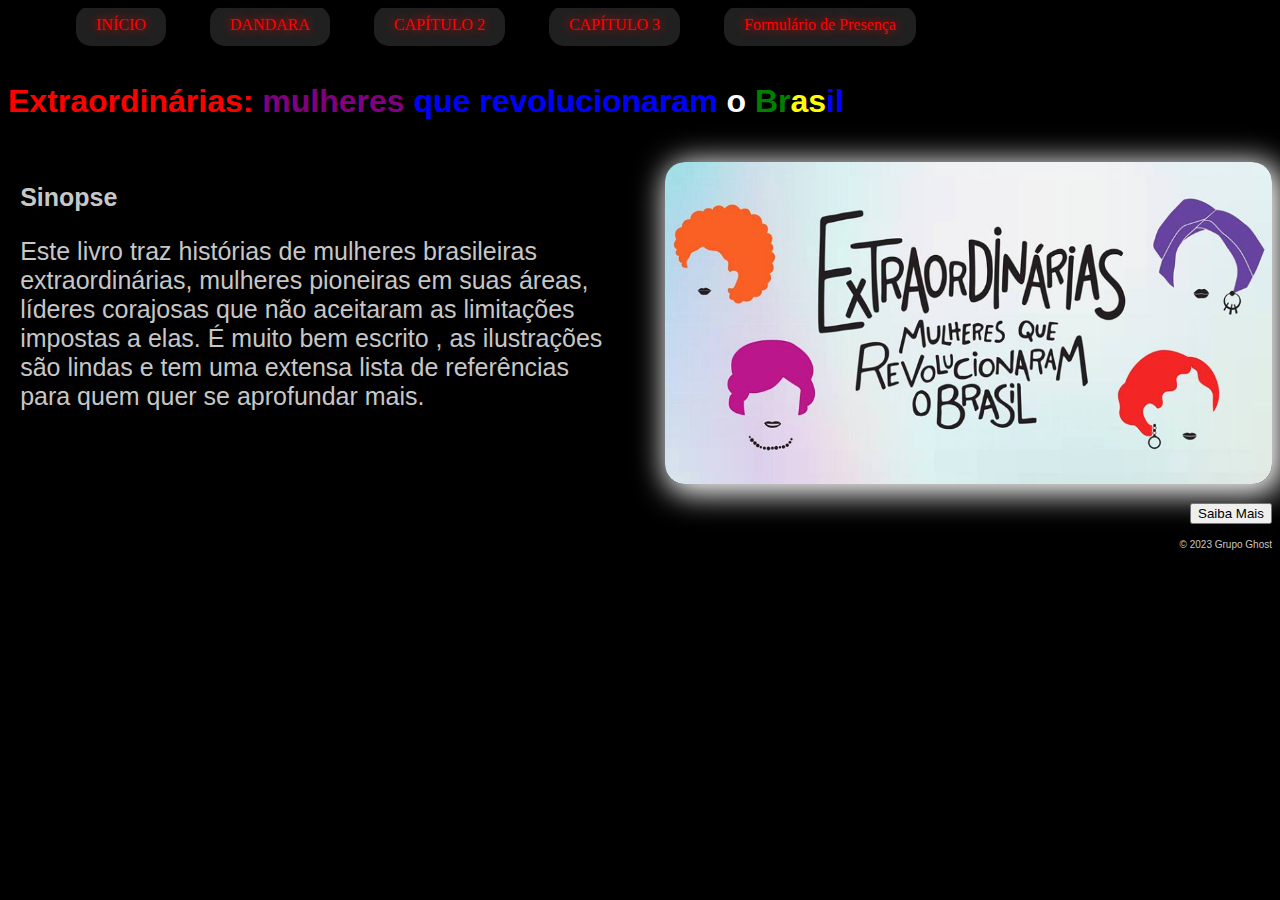
<file: index.html>
<!DOCTYPE html>
<html>
<head>
	<meta charset="utf-8">
	</meta>
	<title>Grupo Ghost</title>
	<link rel="stylesheet" href="css/style.css">
</head>
<body>
<iframe src="Menu.html" name="Menu" top="0px" width="100%" height="50px" left="0px" frameborder="0" ></iframe>
	<header>
		
		<!--<nav>
			<ul>
				
				<li><a href="Dandara.html">Dandara</a></li>
				<li><a href="capitulo2.html">Capítulo 2</a></li>
				<li><a href="capitulo3.html">Capítulo 3</a></li>
				<li><a href="capitulo4.html">Capítulo 4</a></li>
				
			</ul>
		</nav>-->
		<h1><font color="Red">Extraordinárias:</font> <font color="Purple">mulheres</font> <font color="Blue">que revolucionaram</font> o <font color="Green">Br</font><font color="yellow">as</font><font color="blue">il</font></h1>
	</header>
	<main>
		<section>
			<div style="width: 48%; float: left; margin-top: 20px; margin-right: 4%;">
				<h2 style="padding-left: 2%;">Sinopse</h2>
				<p style="padding-left: 2%;">Este livro traz histórias de mulheres brasileiras extraordinárias, mulheres pioneiras em suas áreas,
			 	líderes corajosas que não aceitaram as limitações impostas a elas. É muito bem escrito
				, as ilustrações são lindas e tem uma extensa lista de referências para quem quer se aprofundar mais.</p>
			</div>
		</section>
	</main>

	<div style="width: 48%; float: left; margin-top: 20px; box-shadow: 0 0 20 white;">
		<a href="https://www.amazon.com.br/Extraordinárias-Mulheres-que-revolucionaram-Brasil/dp/8555340616#:~:text=Este%20livro%20traz%20histórias%20de,quem%20quer%20se%20aprofundar%20mais." target="_blank">
		<img class="whitelux" src="imagens/index/Capa.jpg" alt="Capa Do livro" width="100%"></a>
	</div>

<br>


	<footer>
		<div id="foo" style="width: 100%; height: 100px; position: relative; margin-bottom: 5x; float: left;">

			<p style="text-align: right; font-size: 15px;"><a href=https://www.amazon.com.br/Extraordinárias-Mulheres-que-revolucionaram-Brasil/dp/8555340616#:~:text=Este%20livro%20traz%20histórias%20de,quem%20quer%20se%20aprofundar%20mais. target="blank" style="color: rgb(160, 0, 0);"><button type="submit"> Saiba Mais </button> </a></p>
		
			<p style="text-align: right; font-size: 10px;">	&copy; 2023 Grupo Ghost</p>
		</div>	
	</footer>



</body>
</html>
</file>
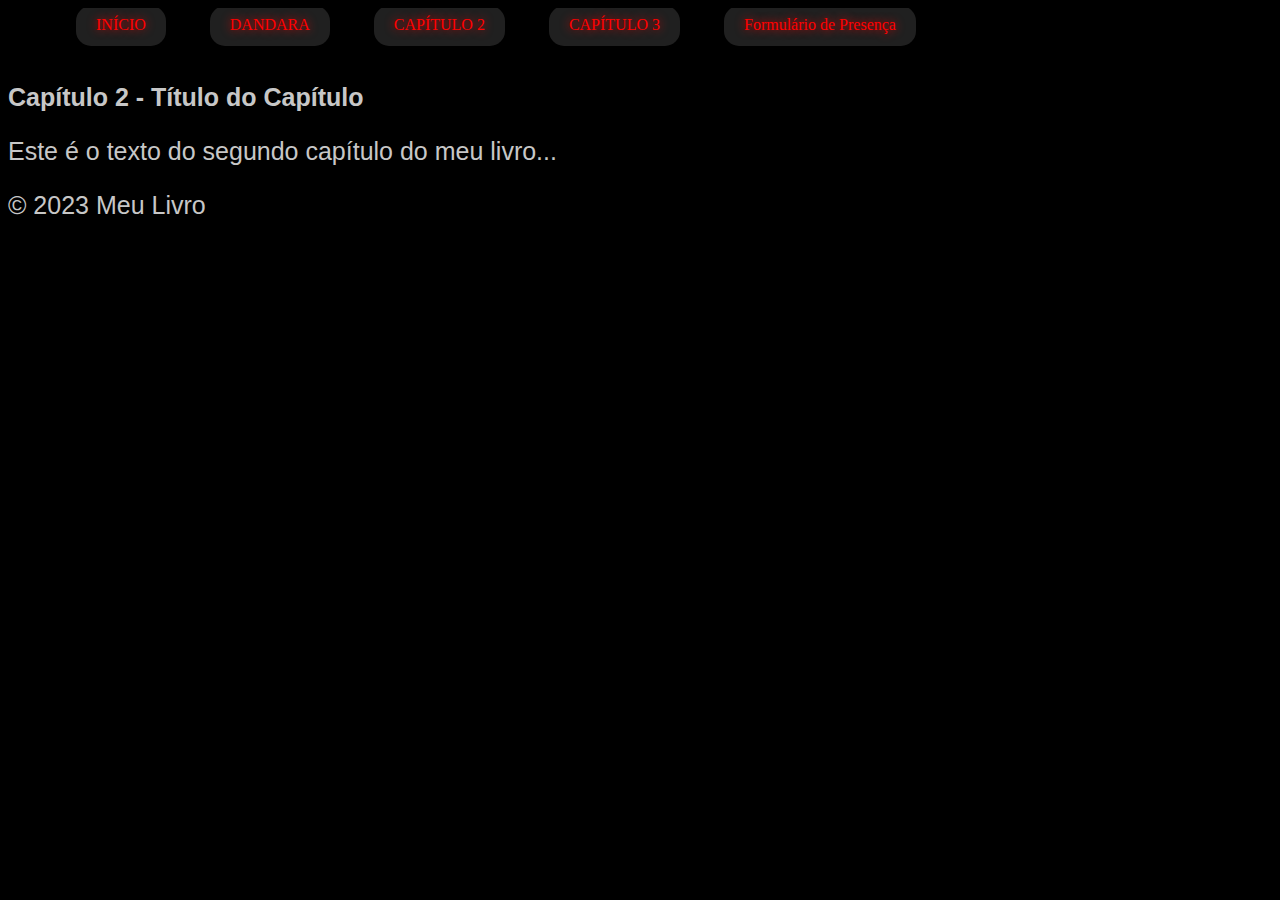
<file: Capitulo2.html>
<!DOCTYPE html>
<html>
<head>
	<title>Meu Livro - Capítulo 2</title>
	<link rel="stylesheet" href="css/style.css">
</head>
<body>
	<iframe src="Menu.html" name="Menu" top="0px" width="100%" height="50px" left="0px" frameborder="0" ></iframe>
	
	<main>
		<section>
			<h2>Capítulo 2 - Título do Capítulo</h2>
			<p>Este é o texto do segundo capítulo do meu livro...</p>
		</section>
	</main>
	<footer>
		<p>&copy; 2023 Meu Livro</p>
	</footer>
</body>
</html>
</file>
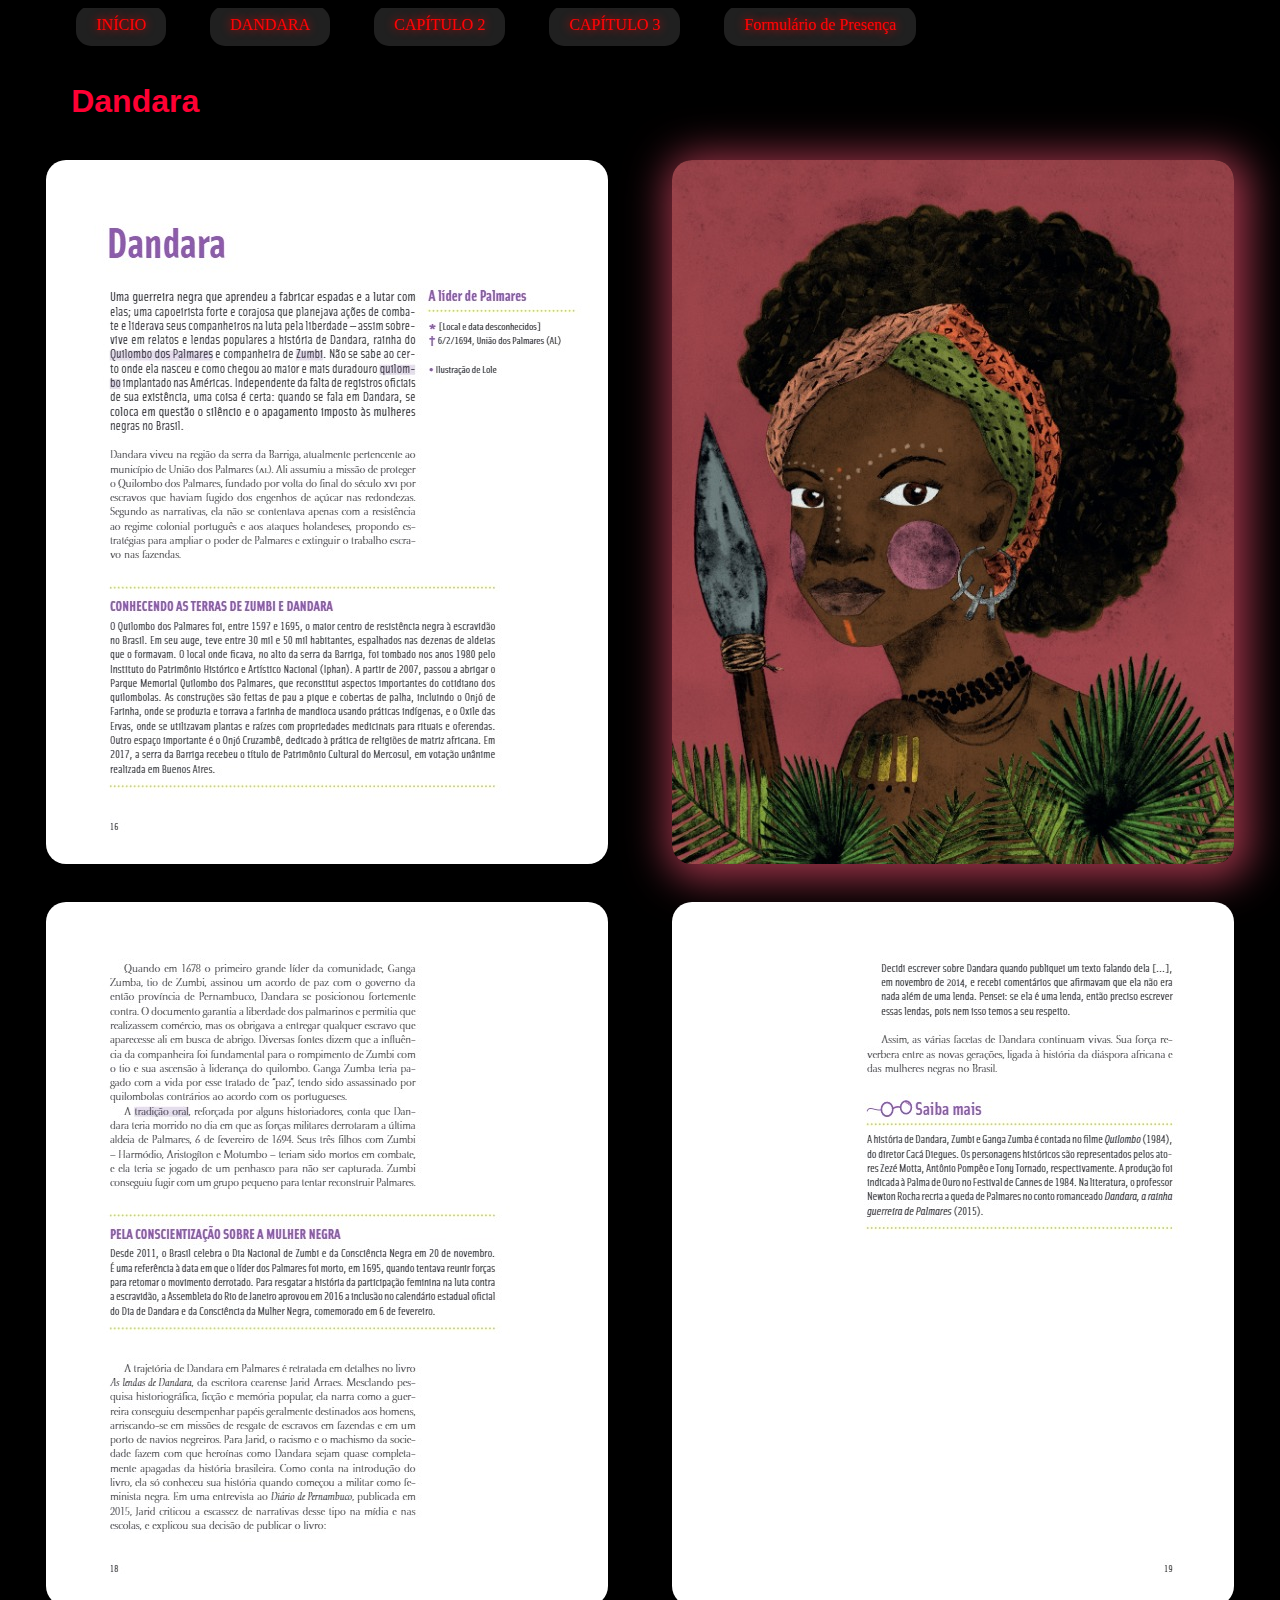
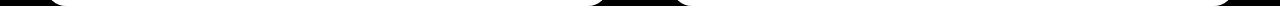
<file: Dandara.html>
﻿<!DOCTYPE html>
<html>
<head>
	<title>Grupo Ghost</title>
	<meta charset="utf-8">
	</meta>
	<link rel="stylesheet" href="css/style.css">
</head>
<body>
	<iframe src="Menu.html" name="Menu" top="0px" width="100%" height="50px" left="0px" frameborder="0" ></iframe>
	<header>
		<h1 style="margin-left: 5%; color: rgb(255, 0, 51)">Dandara</h1>
		<br>
		<!--<nav>
			<ul>
				<li><a href="index.html">Início</a></li>
				<li><a href="capitulo2.html">Capítulo 2</a></li>
				<li><a href="capitulo3.html">Capítulo 3</a></li>
				<li><a href="capitulo4.html">Capítulo 4</a></li>
			</ul>
		</nav>-->
	</header>
	<main>
		<section>
			<img class="crimsonlux" src="imagens/Dandara/Dandara foto.jpg" style="float: right; margin-right: 3%;">
			<img class="redondinho" src="imagens/Dandara/Dandara-1.jpg" style="float: left; margin-left: 3%;">
			<img class="redondinho" src="imagens/Dandara/Dandara-2.jpg" style="float: left; margin-left: 3%; margin-top: 3%;">
			<img class="redondinho" src="imagens/Dandara/Dandara-3.jpg" style="float: right; margin-right: 3%; margin-top: 3%;">


		</section>
	</main>
</body>
</html>
</file>
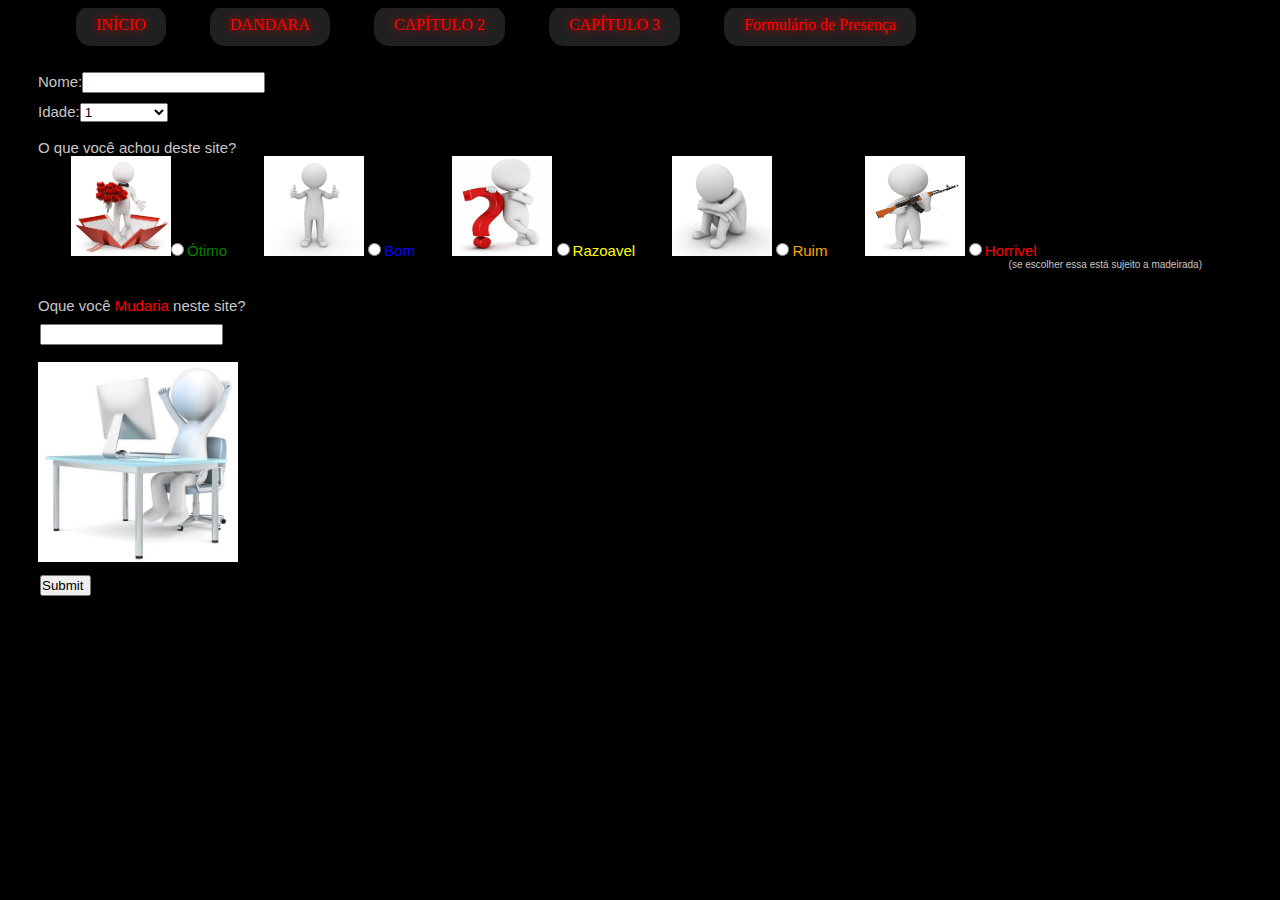
<file: Forms.html>
<!DOCTYPE html>
<html>
<head>
	<meta charset="utf-8">
	</meta>
	<title>Grupo Ghost</title>
	<link rel="stylesheet" href="css/styleforms.css">
</head>
    <body>
        <iframe src="Menu.html" name="Menu" top="0px" width="100%" height="50px" left="0px" frameborder="0" ></iframe>

        <form style="padding-left: 30px; padding-top: 10px;">
            Nome:<input type="text" name="Nome">
            <br>
            <!--Idade:<input type="text" name="Idade" style="margin-top: 10px; margin-left: 2px;">-->
            
            Idade:<select name="servico" style="margin-top: 10px;">
                <option value="1">1</option>
                <option value="2">2</option>
                <option value="3">3</option>
                <option value="4">4</option>
                <option value="5">5</option>
                <option value="6">6</option>
                <option value="7">7</option>
                <option value="8">8</option>
                <option value="9">9</option>
                <option value="10">10</option>
                <option value="11">11</option>
                <option value="12">12</option>
                <option value="13">13</option>
                <option value="14">14</option>
                <option value="15">15</option>
                <option value="16">16</option>
                <option value="17">17</option>
                <option value="18">18</option>
                <option value="19">19</option>
                <option value="20">20</option>
                <option value="21">21</option>
                <option value="22">22</option>
                <option value="23">23</option>
                <option value="24">24</option>
                <option value="25">25</option>
                <option value="26">26</option>
                <option value="27">27</option>
                <option value="28">28</option>
                <option value="29">29</option>
                <option value="Mais de 30">Mais de 30</option>

          </select>
            
        
            <br>
            <br>
            O que você achou deste site?
            <br>
            <div>
            
            <img src="imagens/Forms/flores.jpg" alt="boneco segurando ak47" width="100px" height="100px" style="float:left">
        
            <input type="radio" name="Nota" style="margin-top: 10px;"><font color="Green">Ótimo</font>
            
            <img src="imagens/Forms/joinha.jpg" alt="boneco segurando flores" width="100px" height="100px">
            
            <input type="radio" name="Nota" style="margin-top: 10px;"><font color="Blue">Bom</font>
            
            <img src="imagens/Forms/duvida.jpg" alt="boneco dando joinha" width="100px" height="100px">
            
            <input type="radio" name="Nota" style="margin-top: 10px;"><font color="Yellow">Razoavel</font>
            
            <img src="imagens/Forms/triste.jpg" alt="boneco em duvida" width="100px" height="100px">
            
            <input type="radio" name="Nota" style="margin-top: 10px;"><font color="Orange">Ruim</font>
            
            <img src="imagens/Forms/ak47.jpg" alt="boneco triste" width="100px" height="100px">
            
            <input type="radio" name="Nota" style="margin-top: 10px;"><font color="Red">Horrivel</font>     <p style="text-align: right; font-size: 10px; margin-right: 70px; margin-top: 0%;">(se escolher essa está sujeito a madeirada)</p>
            
            
            <br>
            Oque você <font color="red">Mudaria</font> neste site?
            <br>
            <input type="text" name="Nota" style="margin-top: 10px; margin-left: 2px;">
            <br>
            <br>
            <img class="inafetada" src="imagens/Forms/pc.jpg" alt="boneco no computador" width="200px" height="200px">
            <br>
            </div>

            <input type="submit" nome="Enviar" style="margin-top: 10px; margin-left: 2px;">

        </form>


    </body>
</html>
</file>
<file: css/style.css>
body{
background-color: rgb(0, 0, 0);

}

P{
color: rgb(199, 199, 199);
font:normal;
font-size: 25px;
font-family:"arial";
}

h1{
    color: rgb(255, 255, 255);
    font-family:'arial';
}

h2{
    color: rgb(199, 199, 199);
    font-size: 25px;
    font-family: 'arial';
}

li{
    display: inline;
    margin: 20px;
    background-color: rgb(32, 32, 32);
    padding: 10px;
    padding-left: 20px;
    padding-right: 20px;
    border-radius: 15px;
    text-decoration: none;
    text-shadow: 0 0 10px;
    border-bottom: 3px solid transparent;
}

li:hover{
    background-color: rgb(255, 255, 255);
    transition-duration: 0.5s;
}


a{
    text-decoration: none;
    color: red;
    
}

a:visited{
    color: rgb(255, 0, 0);
}

.whitelux{
    
box-shadow: 5px 5px 30px 5px white;
border-radius: 20px;
}

.crimsonlux{
    box-shadow: 5px 5px 40px 10px rgb(158, 52, 73);
    border-radius: 20px;
}

.redondinho{
    border-radius: 20px;
}

form{
    color: rgb(199, 199, 199);
    font:normal;
    font-size: 15px;
    font-family:"arial";
}

input{
    margin-left: 20px;
}
</file>
<file: css/styleforms.css>
body{
    background-color: rgb(0, 0, 0);
    
    }
    
    P{
    color: rgb(199, 199, 199);
    font:normal;
    font-size: 25px;
    font-family:"arial";
    }
    
    h1{
        color: rgb(255, 255, 255);
        font-family:'arial';
    }
    
    h2{
        color: rgb(199, 199, 199);
        font-size: 25px;
        font-family: 'arial';
    }
    
    li{
        display: inline;
        margin: 20px;
        background-color: rgb(32, 32, 32);
        padding: 10px;
        padding-left: 20px;
        padding-right: 20px;
        border-radius: 15px;
        text-decoration: none;
        text-shadow: 0 0 10px;
        border-bottom: 3px solid transparent;
    }
    
    li:hover{
        background-color: rgb(255, 255, 255);
        transition-duration: 0.5s;
    }
    
    
    a{
        text-decoration: none;
        color: red;
        
    }
    
    a:visited{
        color: rgb(255, 0, 0);
    }
    
    .whitelux{
        
    box-shadow: 5px 5px 30px 5px white;
    border-radius: 20px;
    }
    
    .crimsonlux{
        box-shadow: 5px 5px 40px 10px rgb(158, 52, 73);
        border-radius: 20px;
    }
    
    .redondinho{
        border-radius: 20px;
    }
    
    form{
        color: rgb(199, 199, 199);
        font:normal;
        font-size: 15px;
        font-family:"arial";
    }
    
img{
    margin-left: 33px;
}

input{
    margin-left: 0%;
    padding-left: 0%;
}

.inafetada{
    margin-left: 0%;
    padding-left: 0%;
}
</file>
